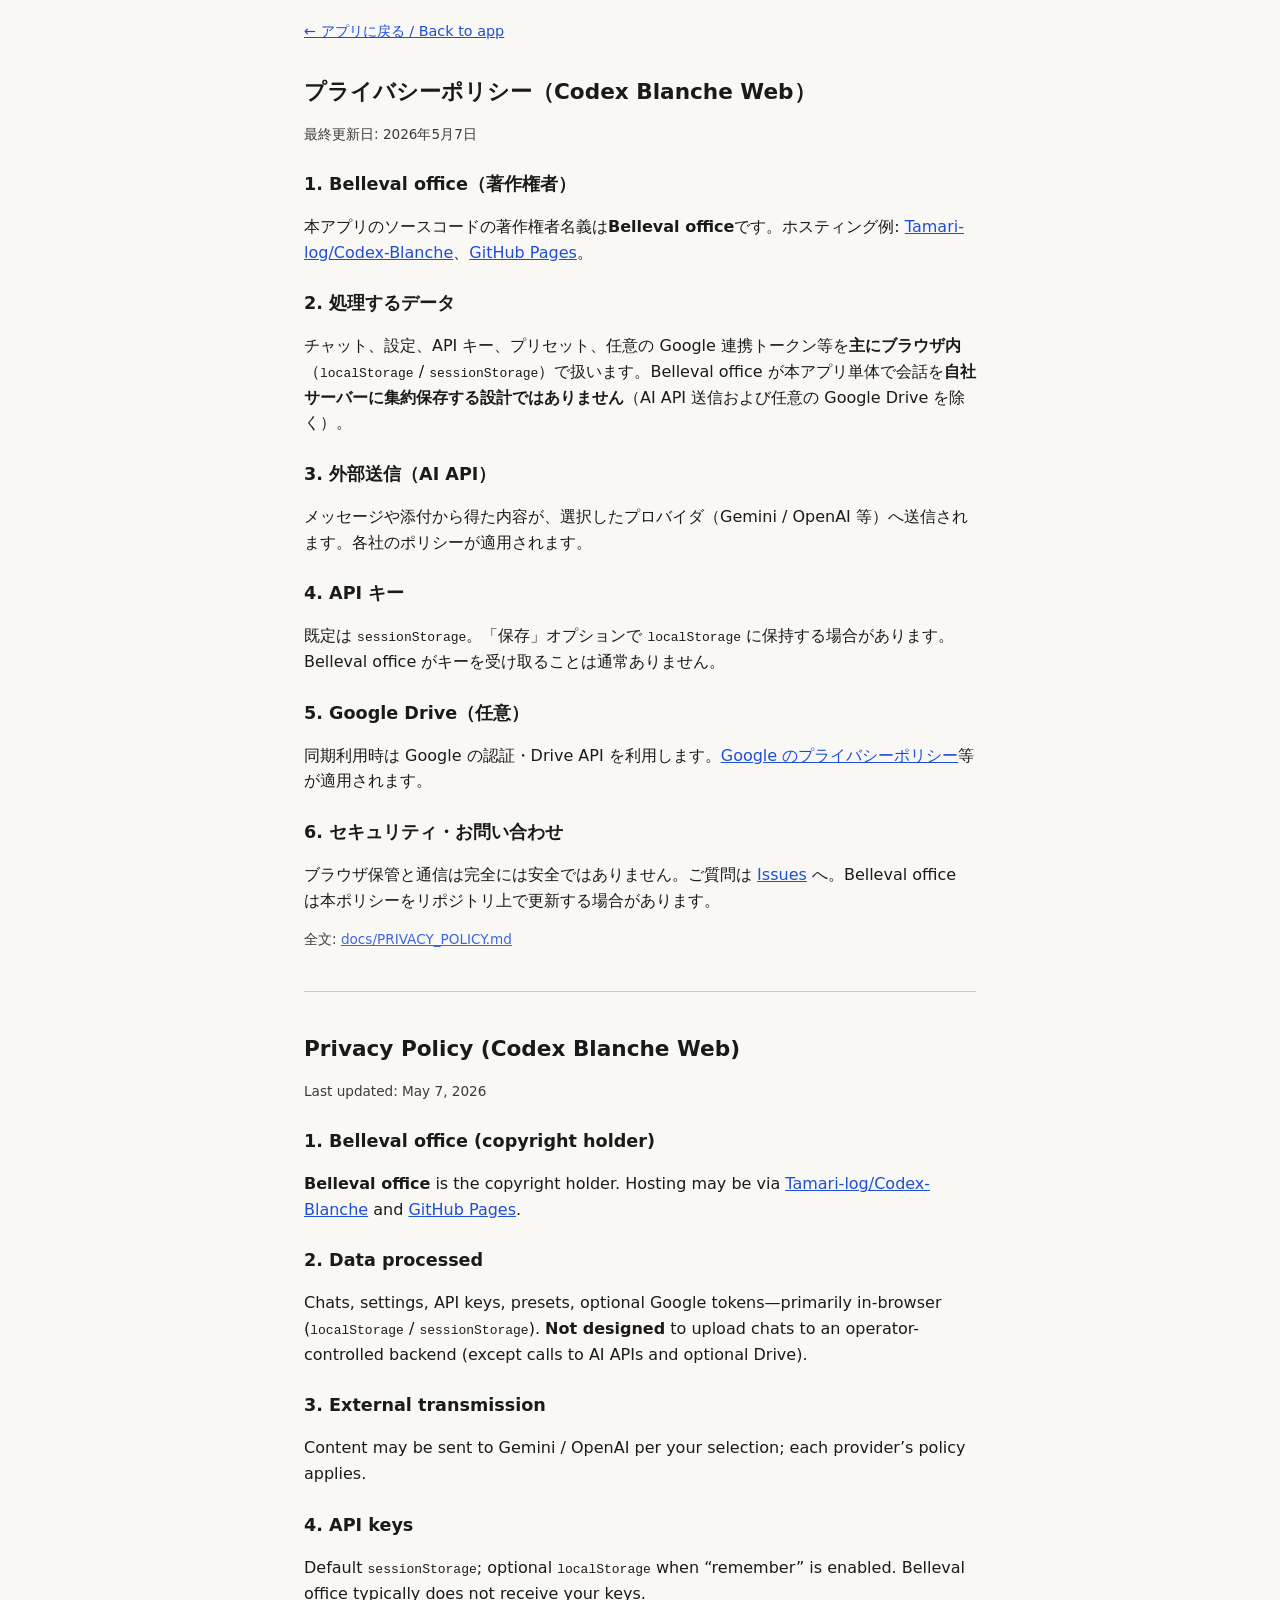
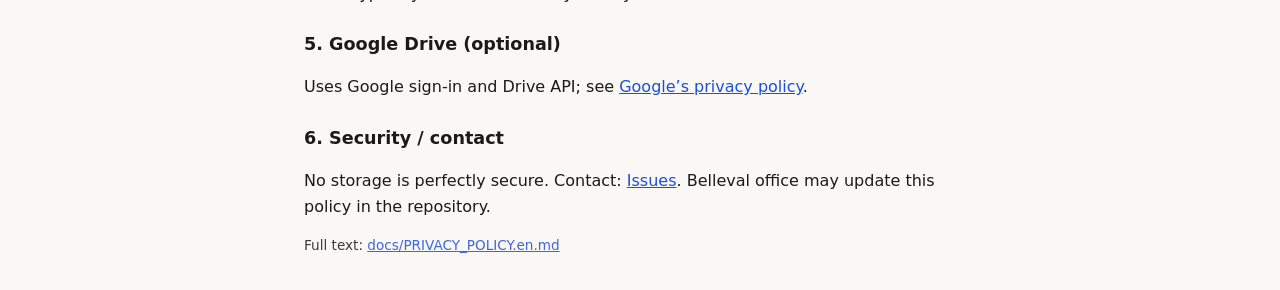
<file: privacy.html>
<!DOCTYPE html>
<html lang="ja">
<head>
    <meta charset="UTF-8">
    <meta name="viewport" content="width=device-width, initial-scale=1.0">
    <title>プライバシーポリシー / Privacy Policy — Codex Blanche</title>
    <style>
        :root { color-scheme: light dark; }
        body { font-family: system-ui, sans-serif; line-height: 1.6; max-width: 42rem; margin: 0 auto; padding: 1.25rem; color: #1a1a1a; background: #faf8f5; }
        @media (prefers-color-scheme: dark) {
            body { color: #e8e8e8; background: #1e293b; }
            a { color: #93c5fd; }
        }
        a { color: #1d4ed8; }
        h1 { font-size: 1.35rem; margin-top: 2rem; }
        h2 { font-size: 1.1rem; margin-top: 1.5rem; }
        hr { margin: 2.5rem 0; border: 0; border-top: 1px solid #ccc; }
        .muted { font-size: 0.85rem; opacity: 0.85; }
        nav { margin-bottom: 1.5rem; font-size: 0.9rem; }
    </style>
</head>
<body>
    <nav><a href="./index.html">← アプリに戻る / Back to app</a></nav>

    <h1>プライバシーポリシー（Codex Blanche Web）</h1>
    <p class="muted">最終更新日: 2026年5月7日</p>

    <h2>1. Belleval office（著作権者）</h2>
    <p>本アプリのソースコードの著作権者名義は<strong>Belleval office</strong>です。ホスティング例: <a href="https://github.com/Tamari-log/Codex-Blanche">Tamari-log/Codex-Blanche</a>、<a href="https://tamari-log.github.io/Codex-Blanche/">GitHub Pages</a>。</p>

    <h2>2. 処理するデータ</h2>
    <p>チャット、設定、API キー、プリセット、任意の Google 連携トークン等を<strong>主にブラウザ内</strong>（<code>localStorage</code> / <code>sessionStorage</code>）で扱います。Belleval office が本アプリ単体で会話を<strong>自社サーバーに集約保存する設計ではありません</strong>（AI API 送信および任意の Google Drive を除く）。</p>

    <h2>3. 外部送信（AI API）</h2>
    <p>メッセージや添付から得た内容が、選択したプロバイダ（Gemini / OpenAI 等）へ送信されます。各社のポリシーが適用されます。</p>

    <h2>4. API キー</h2>
    <p>既定は <code>sessionStorage</code>。「保存」オプションで <code>localStorage</code> に保持する場合があります。Belleval office がキーを受け取ることは通常ありません。</p>

    <h2>5. Google Drive（任意）</h2>
    <p>同期利用時は Google の認証・Drive API を利用します。<a href="https://policies.google.com/privacy">Google のプライバシーポリシー</a>等が適用されます。</p>

    <h2>6. セキュリティ・お問い合わせ</h2>
    <p>ブラウザ保管と通信は完全には安全ではありません。ご質問は <a href="https://github.com/Tamari-log/Codex-Blanche/issues">Issues</a> へ。Belleval office は本ポリシーをリポジトリ上で更新する場合があります。</p>

    <p class="muted">全文: <a href="https://github.com/Tamari-log/Codex-Blanche/blob/main/docs/PRIVACY_POLICY.md">docs/PRIVACY_POLICY.md</a></p>

    <hr>

    <h1>Privacy Policy (Codex Blanche Web)</h1>
    <p class="muted">Last updated: May 7, 2026</p>

    <h2>1. Belleval office (copyright holder)</h2>
    <p><strong>Belleval office</strong> is the copyright holder. Hosting may be via <a href="https://github.com/Tamari-log/Codex-Blanche">Tamari-log/Codex-Blanche</a> and <a href="https://tamari-log.github.io/Codex-Blanche/">GitHub Pages</a>.</p>

    <h2>2. Data processed</h2>
    <p>Chats, settings, API keys, presets, optional Google tokens—primarily in-browser (<code>localStorage</code> / <code>sessionStorage</code>). <strong>Not designed</strong> to upload chats to an operator-controlled backend (except calls to AI APIs and optional Drive).</p>

    <h2>3. External transmission</h2>
    <p>Content may be sent to Gemini / OpenAI per your selection; each provider’s policy applies.</p>

    <h2>4. API keys</h2>
    <p>Default <code>sessionStorage</code>; optional <code>localStorage</code> when “remember” is enabled. Belleval office typically does not receive your keys.</p>

    <h2>5. Google Drive (optional)</h2>
    <p>Uses Google sign-in and Drive API; see <a href="https://policies.google.com/privacy">Google’s privacy policy</a>.</p>

    <h2>6. Security / contact</h2>
    <p>No storage is perfectly secure. Contact: <a href="https://github.com/Tamari-log/Codex-Blanche/issues">Issues</a>. Belleval office may update this policy in the repository.</p>

    <p class="muted">Full text: <a href="https://github.com/Tamari-log/Codex-Blanche/blob/main/docs/PRIVACY_POLICY.en.md">docs/PRIVACY_POLICY.en.md</a></p>
</body>
</html>
</file>
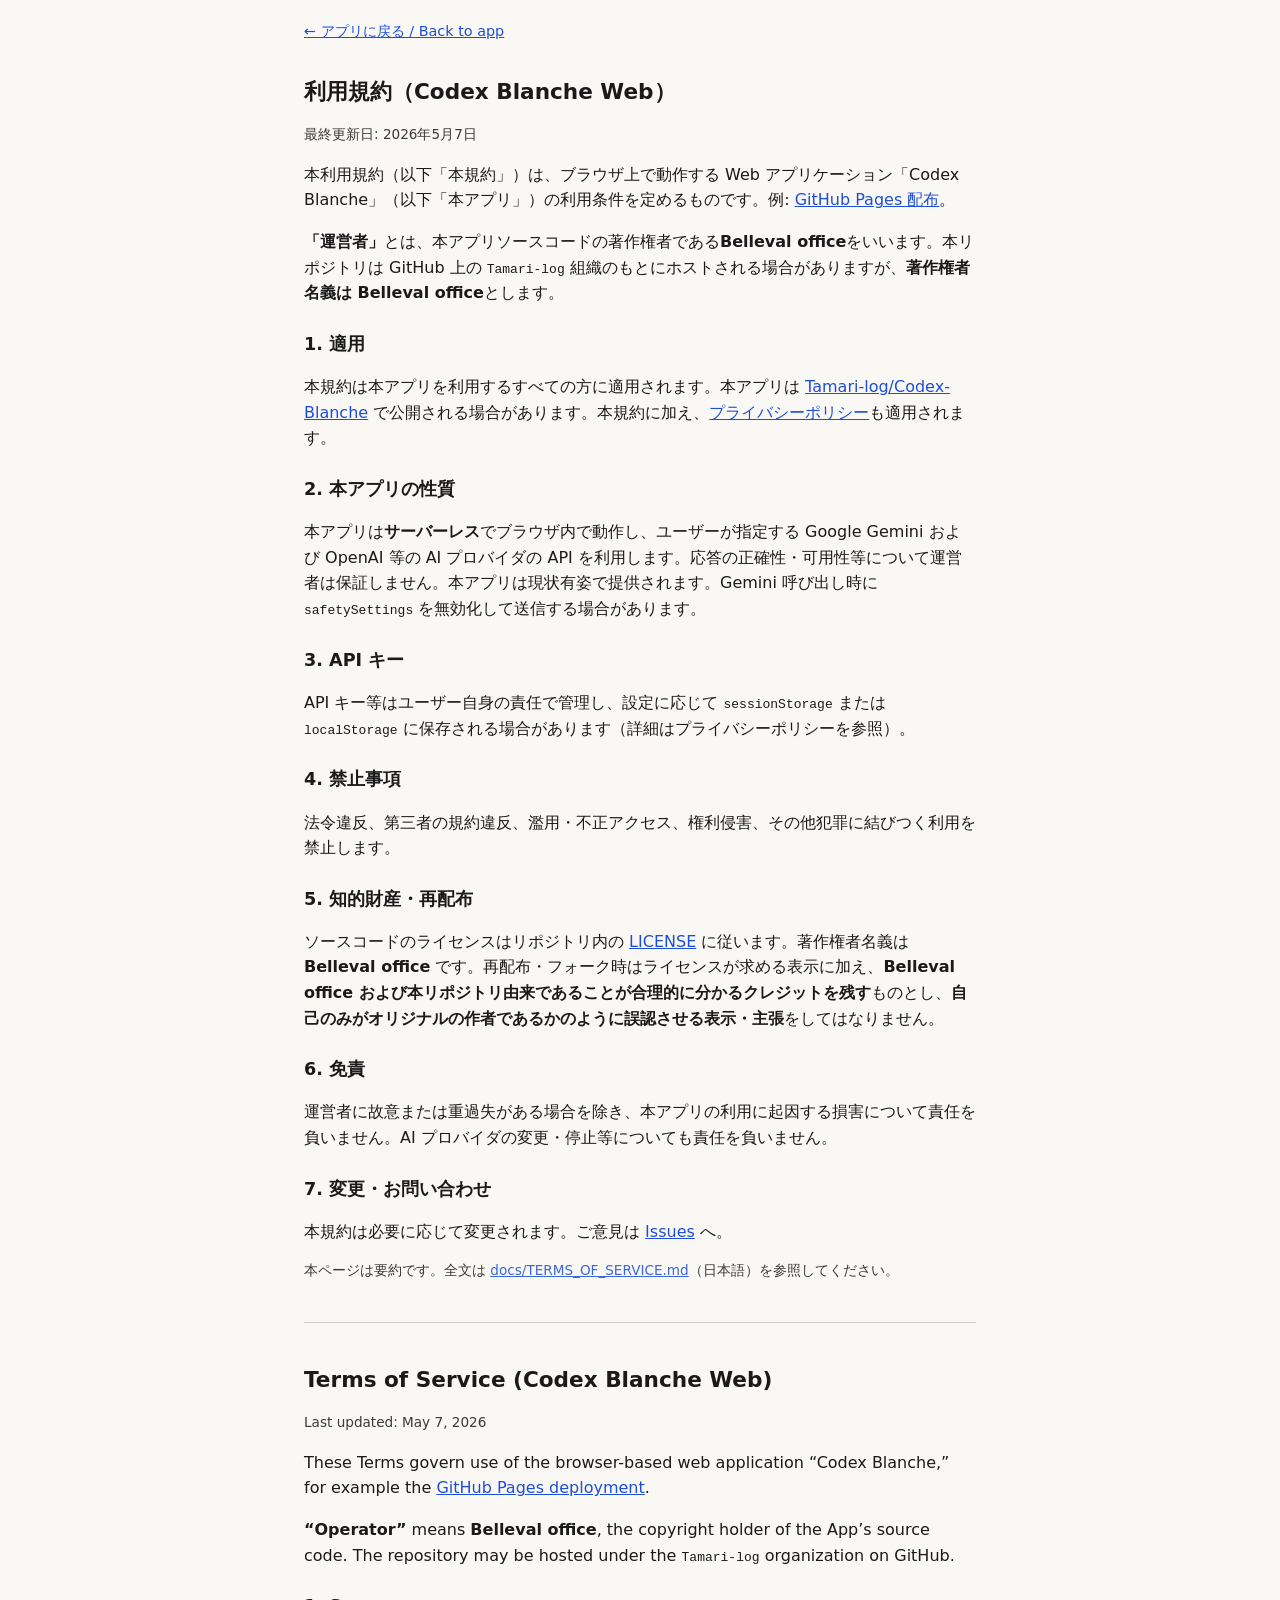
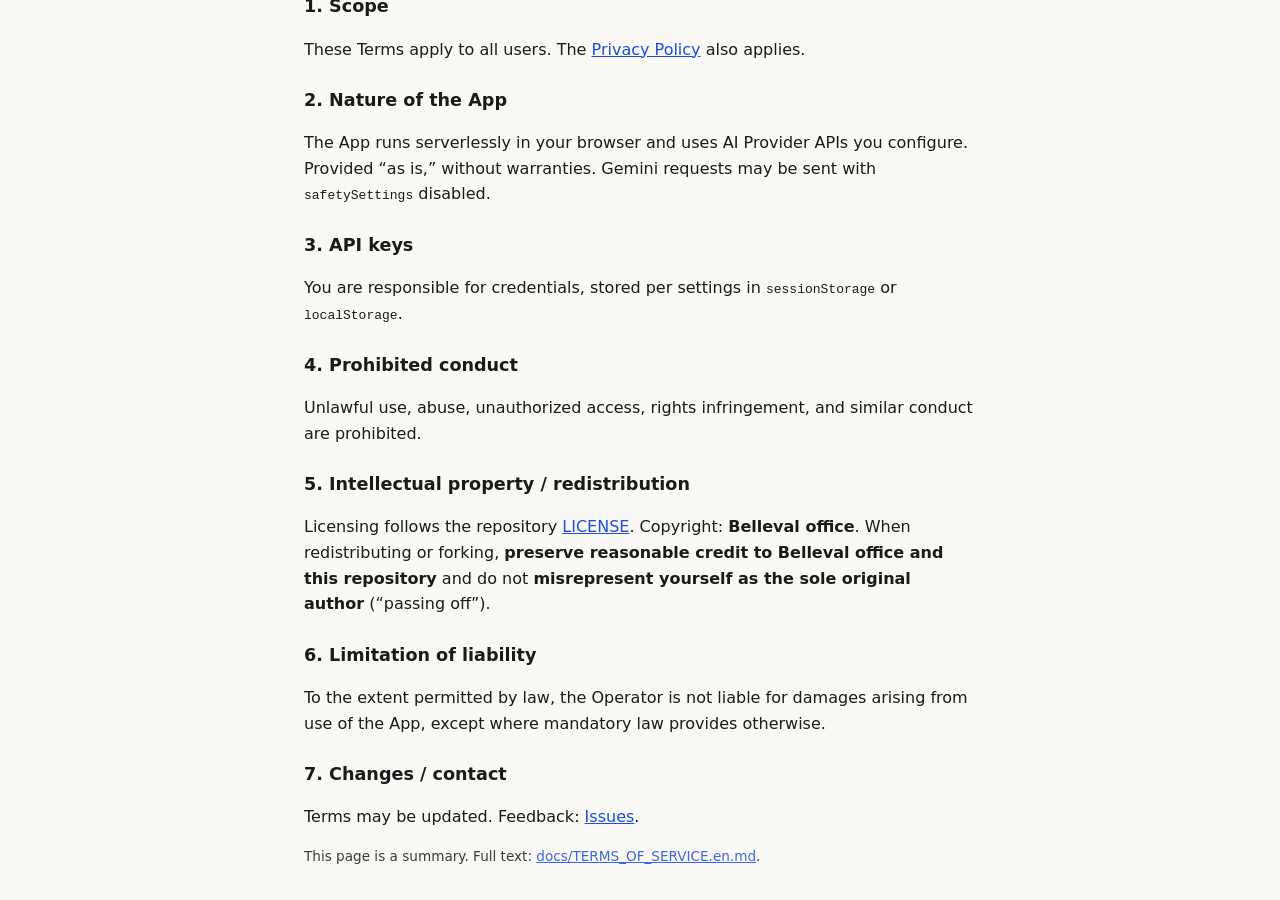
<file: terms.html>
<!DOCTYPE html>
<html lang="ja">
<head>
    <meta charset="UTF-8">
    <meta name="viewport" content="width=device-width, initial-scale=1.0">
    <title>利用規約 / Terms of Service — Codex Blanche</title>
    <style>
        :root { color-scheme: light dark; }
        body { font-family: system-ui, sans-serif; line-height: 1.6; max-width: 42rem; margin: 0 auto; padding: 1.25rem; color: #1a1a1a; background: #faf8f5; }
        @media (prefers-color-scheme: dark) {
            body { color: #e8e8e8; background: #1e293b; }
            a { color: #93c5fd; }
        }
        a { color: #1d4ed8; }
        h1 { font-size: 1.35rem; margin-top: 2rem; }
        h2 { font-size: 1.1rem; margin-top: 1.5rem; }
        hr { margin: 2.5rem 0; border: 0; border-top: 1px solid #ccc; }
        .muted { font-size: 0.85rem; opacity: 0.85; }
        nav { margin-bottom: 1.5rem; font-size: 0.9rem; }
    </style>
</head>
<body>
    <nav><a href="./index.html">← アプリに戻る / Back to app</a></nav>

    <h1>利用規約（Codex Blanche Web）</h1>
    <p class="muted">最終更新日: 2026年5月7日</p>

    <p>本利用規約（以下「本規約」）は、ブラウザ上で動作する Web アプリケーション「Codex Blanche」（以下「本アプリ」）の利用条件を定めるものです。例: <a href="https://tamari-log.github.io/Codex-Blanche/">GitHub Pages 配布</a>。</p>

    <p><strong>「運営者」</strong>とは、本アプリソースコードの著作権者である<strong>Belleval office</strong>をいいます。本リポジトリは GitHub 上の <code>Tamari-log</code> 組織のもとにホストされる場合がありますが、<strong>著作権者名義は Belleval office</strong>とします。</p>

    <h2>1. 適用</h2>
    <p>本規約は本アプリを利用するすべての方に適用されます。本アプリは <a href="https://github.com/Tamari-log/Codex-Blanche">Tamari-log/Codex-Blanche</a> で公開される場合があります。本規約に加え、<a href="./privacy.html">プライバシーポリシー</a>も適用されます。</p>

    <h2>2. 本アプリの性質</h2>
    <p>本アプリは<strong>サーバーレス</strong>でブラウザ内で動作し、ユーザーが指定する Google Gemini および OpenAI 等の AI プロバイダの API を利用します。応答の正確性・可用性等について運営者は保証しません。本アプリは現状有姿で提供されます。Gemini 呼び出し時に <code>safetySettings</code> を無効化して送信する場合があります。</p>

    <h2>3. API キー</h2>
    <p>API キー等はユーザー自身の責任で管理し、設定に応じて <code>sessionStorage</code> または <code>localStorage</code> に保存される場合があります（詳細はプライバシーポリシーを参照）。</p>

    <h2>4. 禁止事項</h2>
    <p>法令違反、第三者の規約違反、濫用・不正アクセス、権利侵害、その他犯罪に結びつく利用を禁止します。</p>

    <h2>5. 知的財産・再配布</h2>
    <p>ソースコードのライセンスはリポジトリ内の <a href="https://github.com/Tamari-log/Codex-Blanche/blob/main/LICENSE">LICENSE</a> に従います。著作権者名義は <strong>Belleval office</strong> です。再配布・フォーク時はライセンスが求める表示に加え、<strong>Belleval office および本リポジトリ由来であることが合理的に分かるクレジットを残す</strong>ものとし、<strong>自己のみがオリジナルの作者であるかのように誤認させる表示・主張</strong>をしてはなりません。</p>

    <h2>6. 免責</h2>
    <p>運営者に故意または重過失がある場合を除き、本アプリの利用に起因する損害について責任を負いません。AI プロバイダの変更・停止等についても責任を負いません。</p>

    <h2>7. 変更・お問い合わせ</h2>
    <p>本規約は必要に応じて変更されます。ご意見は <a href="https://github.com/Tamari-log/Codex-Blanche/issues">Issues</a> へ。</p>

    <p class="muted">本ページは要約です。全文は <a href="https://github.com/Tamari-log/Codex-Blanche/blob/main/docs/TERMS_OF_SERVICE.md">docs/TERMS_OF_SERVICE.md</a>（日本語）を参照してください。</p>

    <hr>

    <h1>Terms of Service (Codex Blanche Web)</h1>
    <p class="muted">Last updated: May 7, 2026</p>

    <p>These Terms govern use of the browser-based web application “Codex Blanche,” for example the <a href="https://tamari-log.github.io/Codex-Blanche/">GitHub Pages deployment</a>.</p>

    <p><strong>“Operator”</strong> means <strong>Belleval office</strong>, the copyright holder of the App’s source code. The repository may be hosted under the <code>Tamari-log</code> organization on GitHub.</p>

    <h2>1. Scope</h2>
    <p>These Terms apply to all users. The <a href="./privacy.html">Privacy Policy</a> also applies.</p>

    <h2>2. Nature of the App</h2>
    <p>The App runs serverlessly in your browser and uses AI Provider APIs you configure. Provided “as is,” without warranties. Gemini requests may be sent with <code>safetySettings</code> disabled.</p>

    <h2>3. API keys</h2>
    <p>You are responsible for credentials, stored per settings in <code>sessionStorage</code> or <code>localStorage</code>.</p>

    <h2>4. Prohibited conduct</h2>
    <p>Unlawful use, abuse, unauthorized access, rights infringement, and similar conduct are prohibited.</p>

    <h2>5. Intellectual property / redistribution</h2>
    <p>Licensing follows the repository <a href="https://github.com/Tamari-log/Codex-Blanche/blob/main/LICENSE">LICENSE</a>. Copyright: <strong>Belleval office</strong>. When redistributing or forking, <strong>preserve reasonable credit to Belleval office and this repository</strong> and do not <strong>misrepresent yourself as the sole original author</strong> (“passing off”).</p>

    <h2>6. Limitation of liability</h2>
    <p>To the extent permitted by law, the Operator is not liable for damages arising from use of the App, except where mandatory law provides otherwise.</p>

    <h2>7. Changes / contact</h2>
    <p>Terms may be updated. Feedback: <a href="https://github.com/Tamari-log/Codex-Blanche/issues">Issues</a>.</p>

    <p class="muted">This page is a summary. Full text: <a href="https://github.com/Tamari-log/Codex-Blanche/blob/main/docs/TERMS_OF_SERVICE.en.md">docs/TERMS_OF_SERVICE.en.md</a>.</p>
</body>
</html>
</file>
